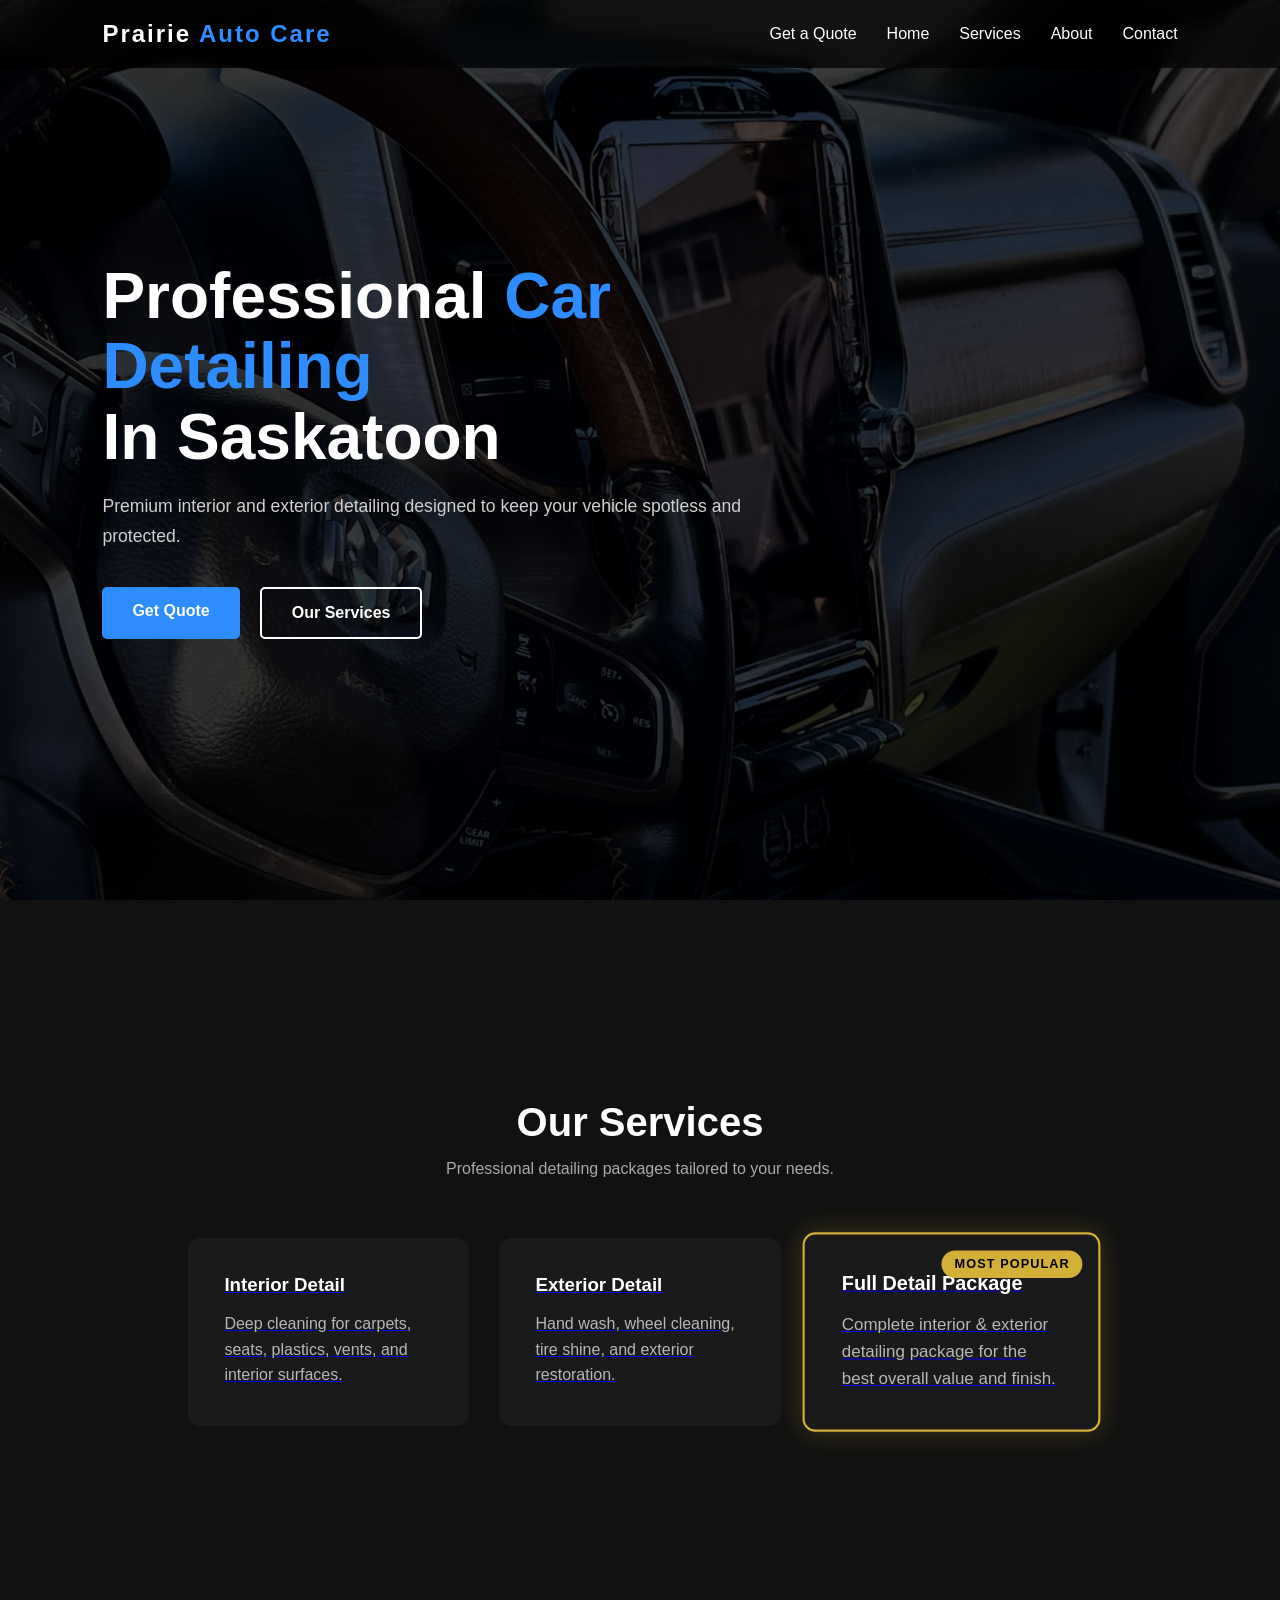
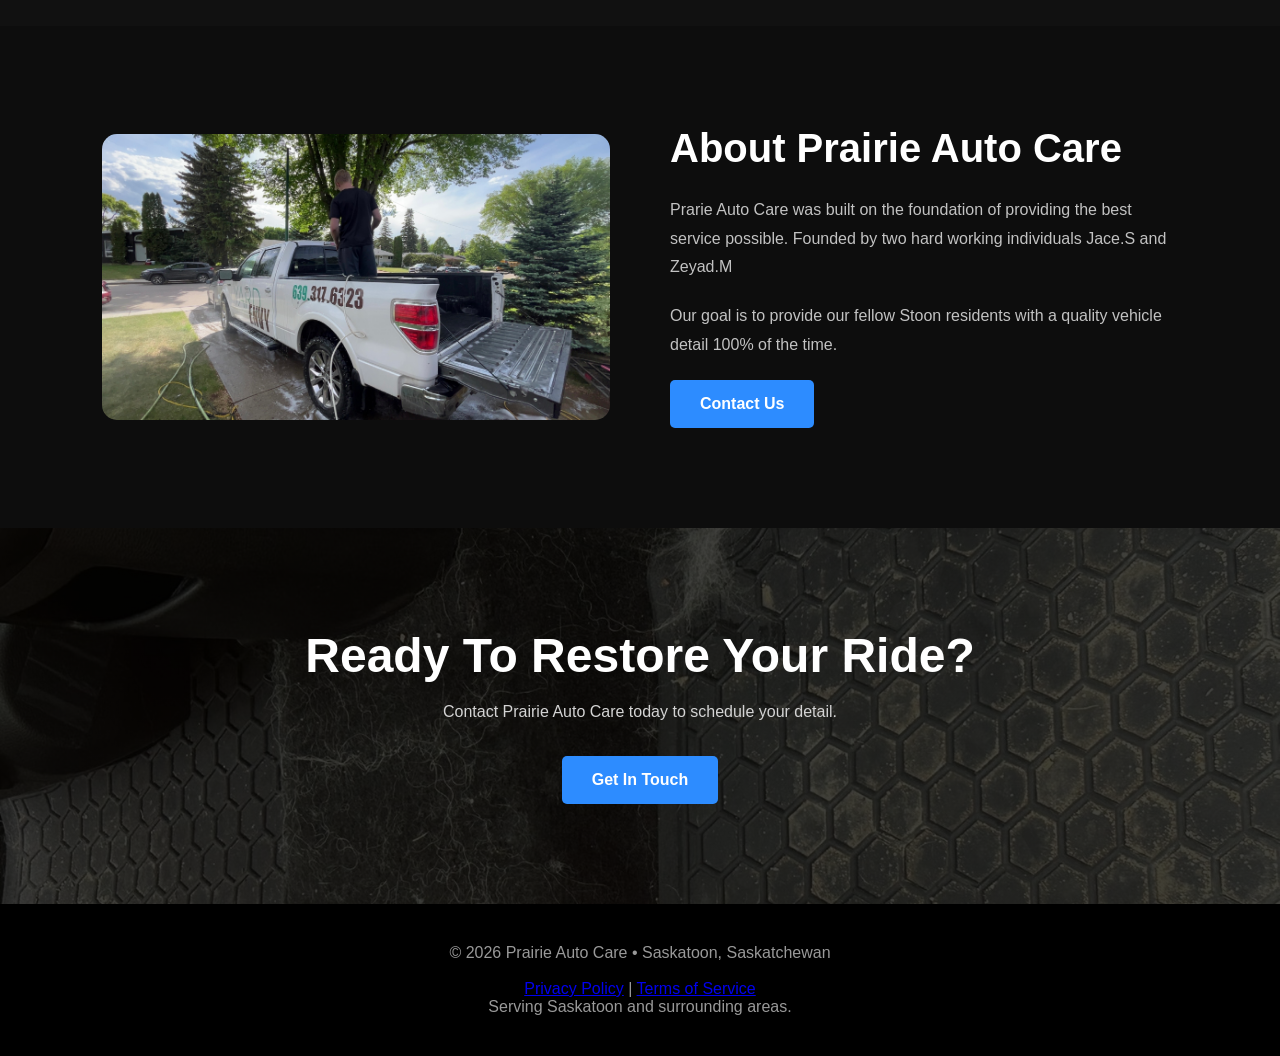
<file: prairieautocare-website/index.html>
<!DOCTYPE html>
<html lang="en">
<head>
  <meta name="keywords" content="car detailing Saskatoon, mobile car detailing, interior detailing, exterior detailing, Prairie Auto Care">
  <meta name="description" content="Prairie Auto Care offers professional mobile car detailing in Saskatoon. Interior, exterior, and full detail packages. Get a free quote today.">
  <meta charset="UTF-8">
  <meta name="viewport" content="width=device-width, initial-scale=1.0">

  <title>Prairie Auto Care | Car Detailing in Saskatoon</title>

  <link rel="stylesheet" href="style.css">
</head>
<body>

  <!-- NAVBAR -->

  <nav>
    <div class="logo">
      Prairie <span>Auto Care</span>
    </div>

    <div class="nav-links">
      <a href="booking.html">Get a Quote</a>
      <a href="#">Home</a>
      <a href="#services">Services</a>
      <a href="#about">About</a>
      <a href="#contact">Contact</a>
    </div>
  </nav>

  <!-- HERO -->

  <section class="hero">

    <div class="hero-content">

      <h1>
        Professional <span>Car Detailing</span><br>
        In Saskatoon
      </h1>

      <p>
        Premium interior and exterior detailing designed to
        keep your vehicle spotless and protected.
      </p>

      <div class="hero-buttons">
        <a href="tel:+13062807228" class="btn btn-primary">
          Get Quote
        </a>

        <a href="#services" class="btn btn-secondary">
          Our Services
        </a>
      </div>

    </div>

  </section>

  <!-- SERVICES -->

  <section class="services" id="services">
<section class="services" id="services">

  <div class="section-title">
    <h2>Our Services</h2>

    <p>
      Professional detailing packages tailored to your needs.
    </p>
  </div>

  <div class="service-grid">

    <!-- INTERIOR -->

    <a href="services/interior.html" class="service-card">

      <h3>Interior Detail</h3>

      <p>
        Deep cleaning for carpets, seats, plastics,
        vents, and interior surfaces.
      </p>

    </a>

    <!-- EXTERIOR -->

    <a href="services/exterior.html" class="service-card">

      <h3>Exterior Detail</h3>

      <p>
        Hand wash, wheel cleaning, tire shine,
        and exterior restoration.
      </p>

    </a>

    <!-- PACKAGE -->

    <a href="services/package.html" class="service-card featured-service">

      <div class="popular-tag">
        MOST POPULAR
      </div>

      <h3>Full Detail Package</h3>

      <p>
        Complete interior & exterior detailing package
        for the best overall value and finish.
      </p>

    </a>

  </div>

</section>

  </section>

  <!-- ABOUT -->

  <section class="about" id="about">

    <img
      src="Image Assets/IMG_8096.jpg"
      alt="Car Detailing"
    >

    <div class="about-text">

      <h2>About Prairie Auto Care</h2>

      <p>
        Prarie Auto Care was built on the foundation of providing the best service possible. 
        Founded by two hard working individuals Jace.S and Zeyad.M
      </p>

      <p>
        Our goal is to provide our fellow Stoon residents with a quality vehicle detail 100% of the time.
      </p>

      <a href="#contact" class="btn btn-primary">
        Contact Us
      </a>

    </div>

  </section>

  <!-- CTA -->

  <section class="cta" id="contact">

    <h2>Ready To Restore Your Ride?</h2>

    <p>
      Contact Prairie Auto Care today to schedule your detail.
    </p>

    <a href="tel:+13062807228" class="btn btn-primary">
      Get In Touch
    </a>

  </section>

  <!-- FOOTER -->

  <footer>
    © 2026 Prairie Auto Care • Saskatoon, Saskatchewan
      <br><br>

  <a href="privacy.html">Privacy Policy</a>
  |
  <a href="terms.html">Terms of Service</a>
  <p>
  Serving Saskatoon and surrounding areas.
</p>
  </footer>

  <script src="script.js"></script>

</body>
</html>
</file>
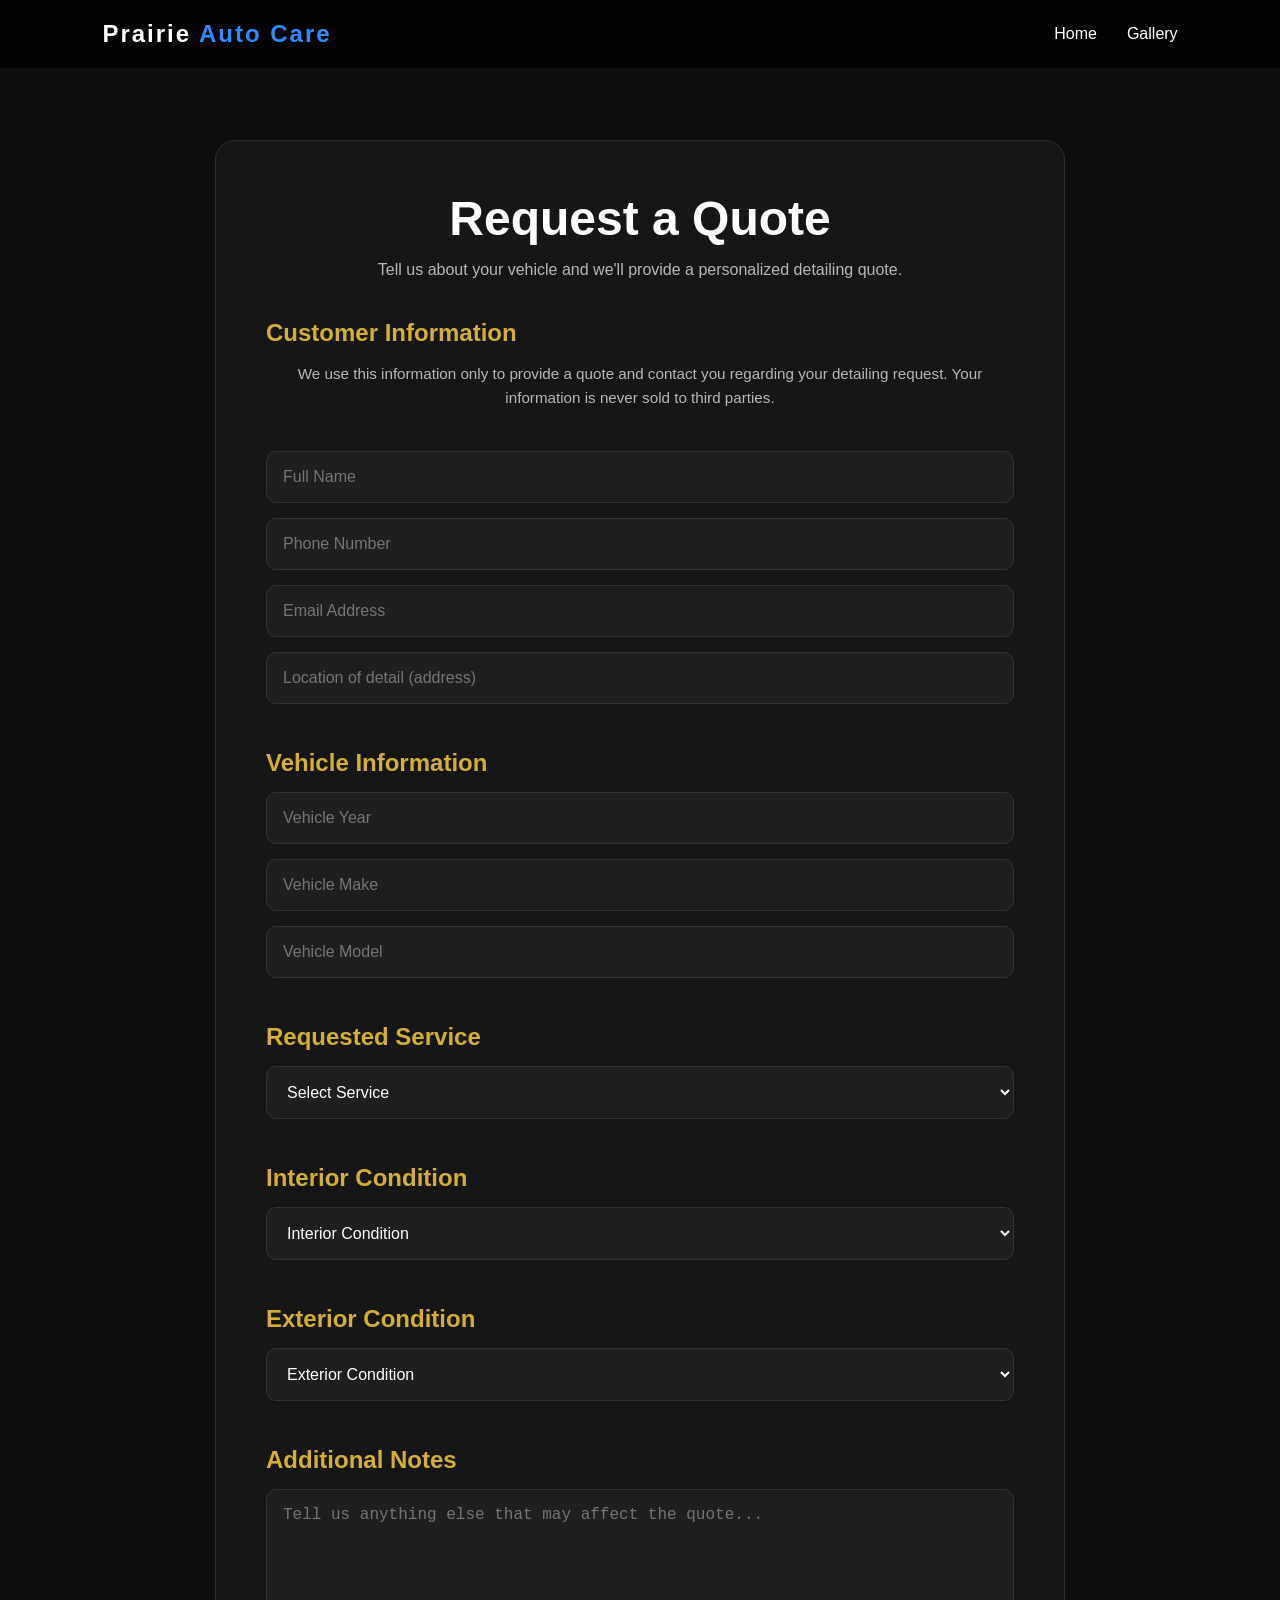
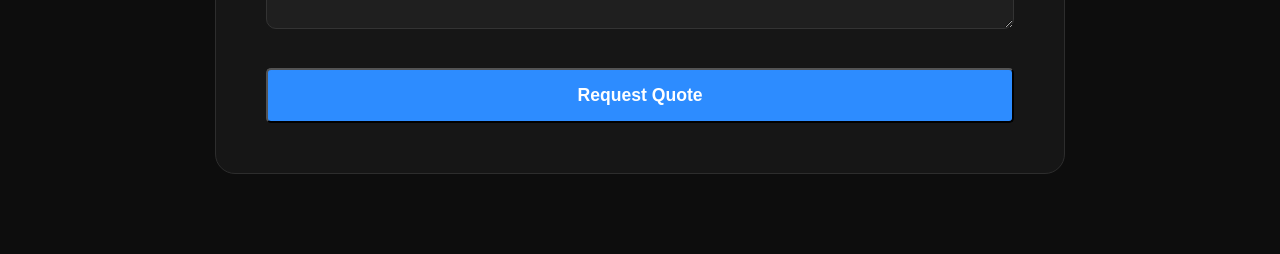
<file: prairieautocare-website/booking.html>
<!DOCTYPE html>
<html lang="en">
<head>
  <meta name="description" content="Prairie Auto Care offers professional mobile car detailing in Saskatoon. Get a free quote today.">
  <meta charset="UTF-8">
  <meta name="viewport" content="width=device-width, initial-scale=1.0">

  <title>Get a Quote | Prairie Auto Care Saskatoon Car Detailing</title>

  <link rel="stylesheet" href="style.css">
</head>

<body>

  <nav>

    <div class="logo">
      Prairie <span>Auto Care</span>
    </div>

    <div class="nav-links">
      <a href="index.html">Home</a>
      <a href="gallery.html">Gallery</a>
    </div>

  </nav>

  <section class="booking-page">

    <div class="booking-container">

      <h1>Request a Quote</h1>

      <p>
        Tell us about your vehicle and we'll provide
        a personalized detailing quote.
      </p>

      <form
  action="https://formspree.io/f/mbdvdewb"
  method="POST"
  class="booking-form"
>
     <h2>Customer Information</h2>

<p class="form-info">
  We use this information only to provide a quote and contact you
  regarding your detailing request. Your information is never sold
  to third parties.
</p>

<input
  type="text"
  name="name"
  placeholder="Full Name"
  required
>

<input
  type="tel"
  id="phone"
  name="phone"
  placeholder="Phone Number"
>

<input
  type="email"
  id="email"
  name="email"
  placeholder="Email Address"
>

<input
  type="text"
  name="address"
  placeholder="Location of detail (address)"
  required
>

<h2>Vehicle Information</h2>

<input
  type="number"
  name="year"
  placeholder="Vehicle Year"
  required
>

<input
  type="text"
  name="make"
  placeholder="Vehicle Make"
  required
>

<input
  type="text"
  name="model"
  placeholder="Vehicle Model"
  required
>

<h2>Requested Service</h2>

<select
  name="service"
  id="serviceSelect"
  required
>
  <option value="">
    Select Service
  </option>

  <option value="interior">
    Interior Detail
  </option>

  <option value="exterior">
    Exterior Detail
  </option>

  <option value="full">
    Full Detail Package
  </option>

</select>


<div id="interiorConditionContainer">

  <h2>Interior Condition</h2>

  <select
    name="interior_condition"
    id="interiorCondition"
  >
    <option value="">
      Interior Condition
    </option>

    <option>Excellent</option>
    <option>Good</option>
    <option>Fair</option>
    <option>Heavily Soiled</option>

  </select>

</div>

<div id="exteriorConditionContainer">

  <h2>Exterior Condition</h2>

  <select
    name="exterior_condition"
    id="exteriorCondition"
  >
    <option value="">
      Exterior Condition
    </option>

    <option>Excellent</option>
    <option>Good</option>
    <option>Fair</option>
    <option>Needs Significant Cleaning</option>

  </select>

</div>

<h2>Additional Notes</h2>

<textarea
  name="notes"
  placeholder="Tell us anything else that may affect the quote..."
></textarea>

<button
  type="submit"
  class="btn btn-primary"
>
  Request Quote
</button>
      </form>

    </div>

  </section>
<script src="script.js"></script>
</body>
</html>
</file>
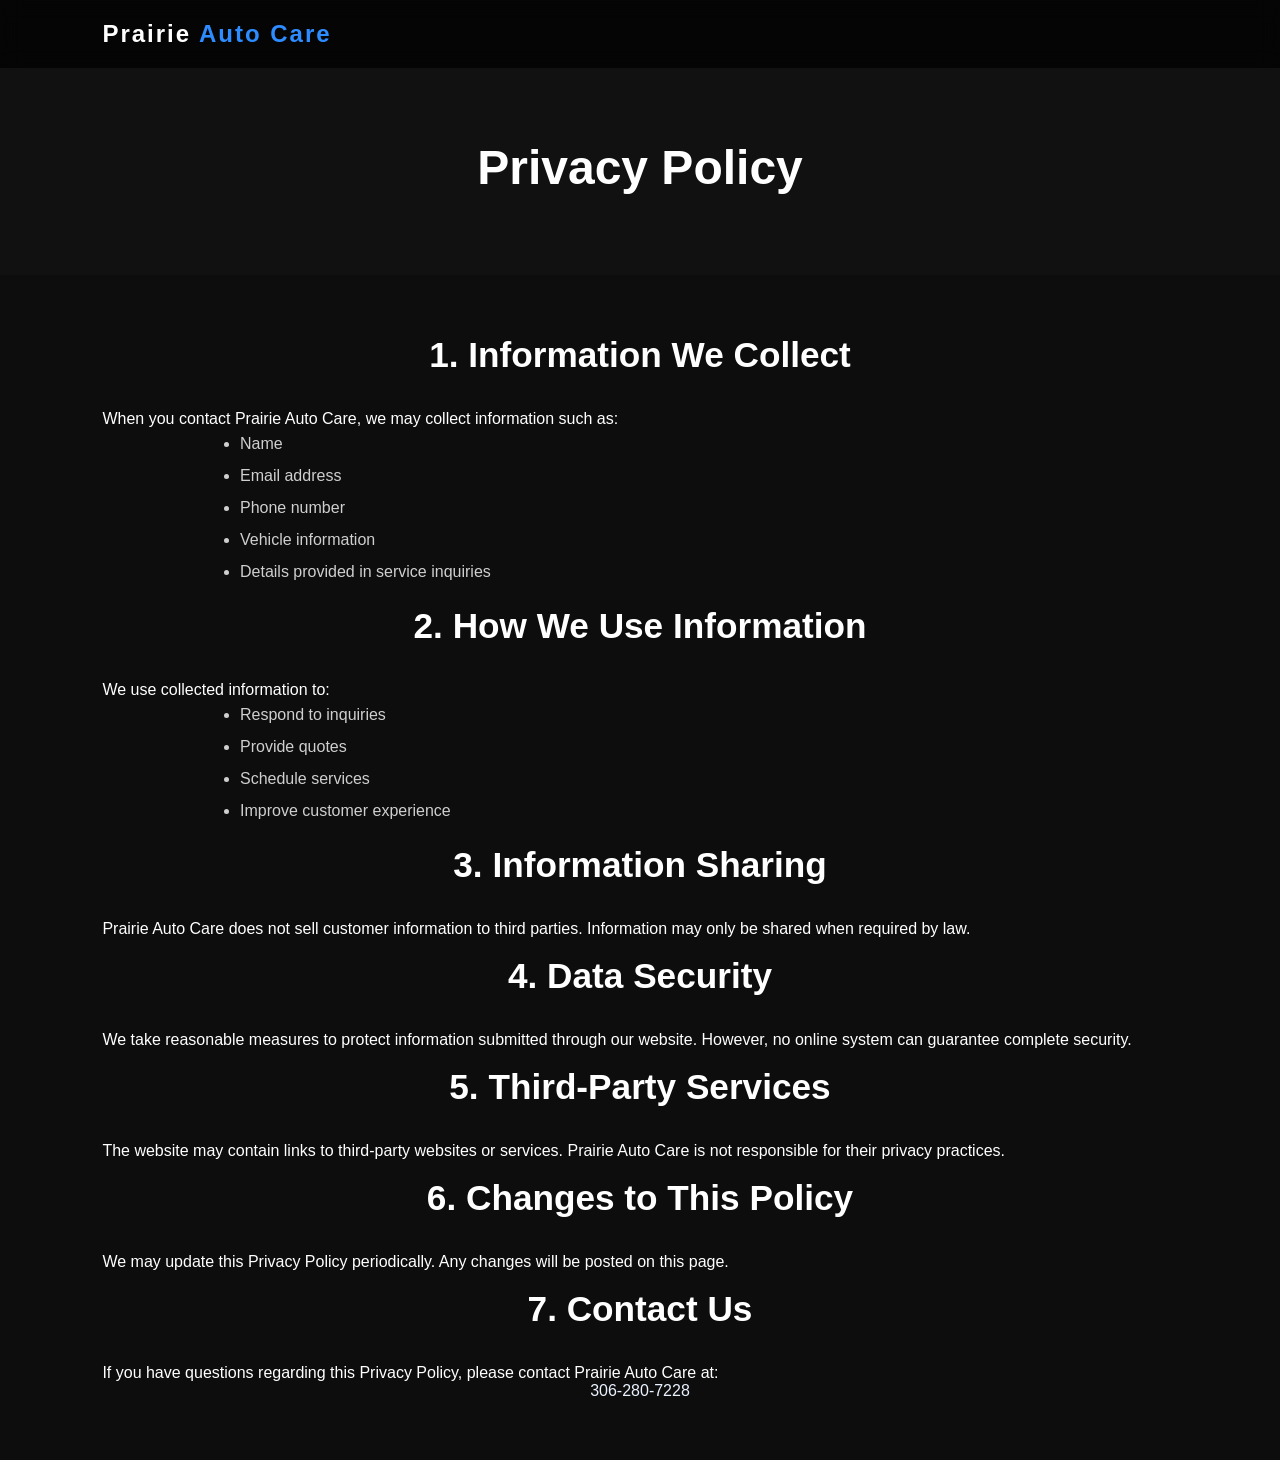
<file: prairieautocare-website/privacy.html>
<!DOCTYPE html>
<html lang="en">
<head>
  <meta charset="UTF-8">
  <meta name="viewport" content="width=device-width, initial-scale=1.0">
  <title>Privacy Policy | Prairie Auto Care</title>
  <link rel="stylesheet" href="style.css">
</head>
<body>

<nav>
  <div class="logo">
    Prairie <span>Auto Care</span>
  </div>
</nav>

<section class="gallery-header">
  <h1>Privacy Policy</h1>
</section>

<section class="photo-section">

<h2 class="photo-title">1. Information We Collect</h2>

<p>
When you contact Prairie Auto Care, we may collect information such as:
</p>

<ul style="max-width:800px;margin:auto;color:#cfcfcf;line-height:2;">
  <li>Name</li>
  <li>Email address</li>
  <li>Phone number</li>
  <li>Vehicle information</li>
  <li>Details provided in service inquiries</li>
</ul>

<br>

<h2 class="photo-title">2. How We Use Information</h2>

<p>
We use collected information to:
</p>

<ul style="max-width:800px;margin:auto;color:#cfcfcf;line-height:2;">
  <li>Respond to inquiries</li>
  <li>Provide quotes</li>
  <li>Schedule services</li>
  <li>Improve customer experience</li>
</ul>

<br>

<h2 class="photo-title">3. Information Sharing</h2>

<p>
Prairie Auto Care does not sell customer information to third
parties. Information may only be shared when required by law.
</p>

<br>

<h2 class="photo-title">4. Data Security</h2>

<p>
We take reasonable measures to protect information submitted
through our website. However, no online system can guarantee
complete security.
</p>

<br>

<h2 class="photo-title">5. Third-Party Services</h2>

<p>
The website may contain links to third-party websites or services.
Prairie Auto Care is not responsible for their privacy practices.
</p>

<br>

<h2 class="photo-title">6. Changes to This Policy</h2>

<p>
We may update this Privacy Policy periodically. Any changes will
be posted on this page.
</p>

<br>

<h2 class="photo-title">7. Contact Us</h2>

<p>
If you have questions regarding this Privacy Policy, please
contact Prairie Auto Care at:
</p>

<p style="text-align:center;color:#eaf2ff;">
306-280-7228
</p>

</section>

</body>
</html>
</file>
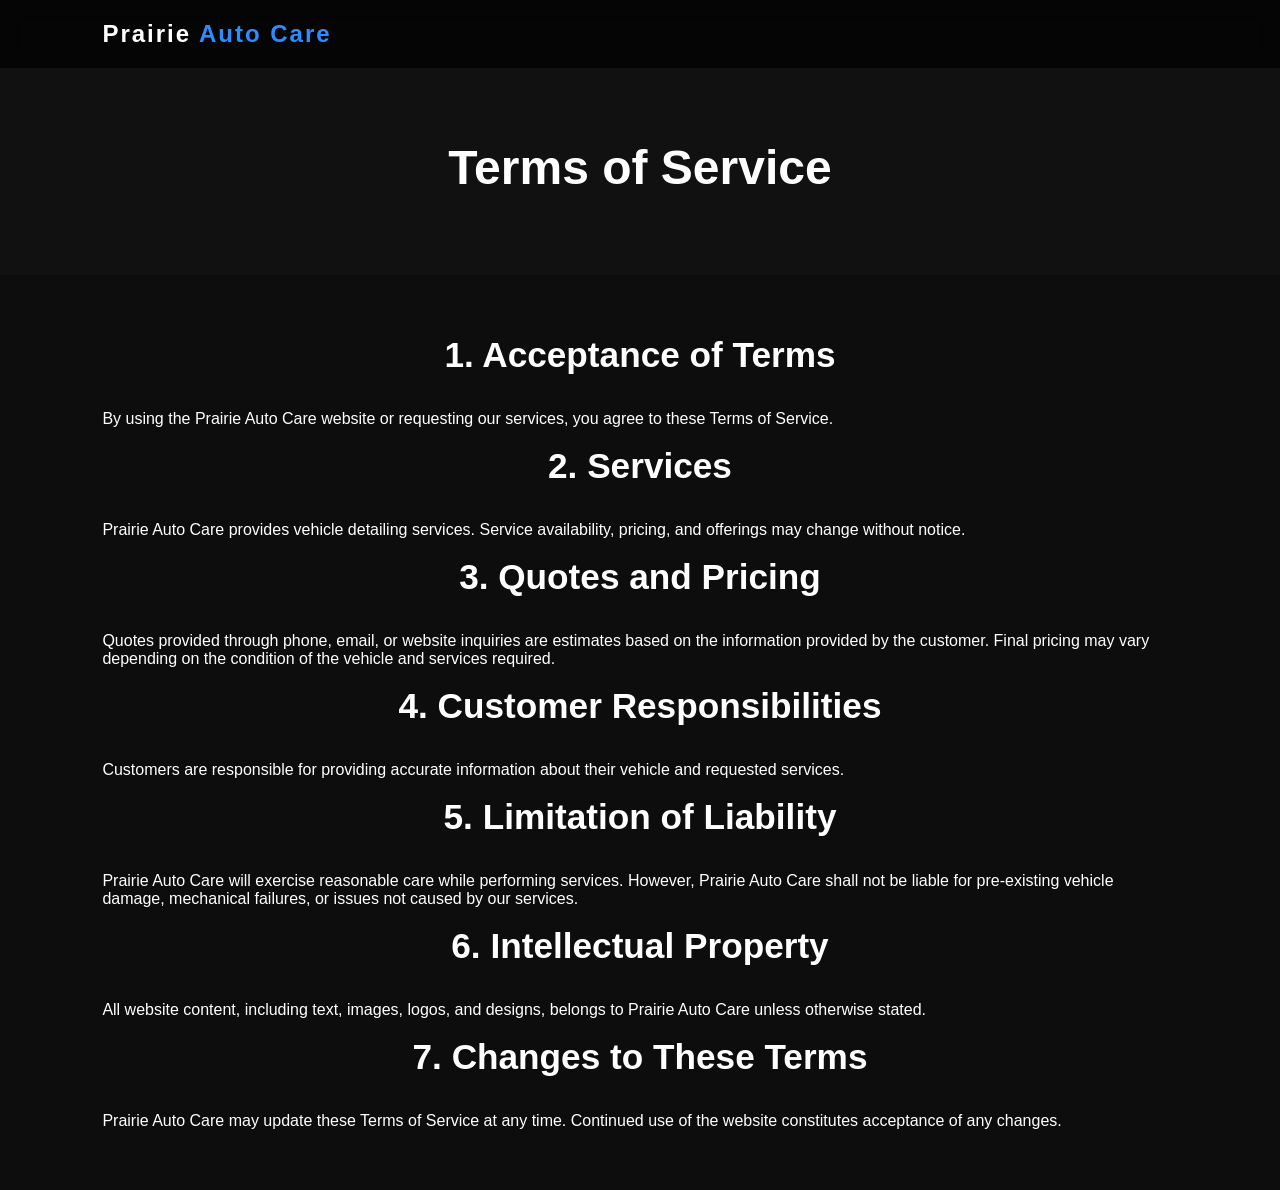
<file: prairieautocare-website/terms.html>
<!DOCTYPE html>
<html lang="en">
<head>
  <meta charset="UTF-8">
  <meta name="viewport" content="width=device-width, initial-scale=1.0">
  <title>Terms of Service | Prairie Auto Care</title>
  <link rel="stylesheet" href="style.css">
</head>
<body>

<nav>
  <div class="logo">
    Prairie <span>Auto Care</span>
  </div>
</nav>

<section class="gallery-header">
  <h1>Terms of Service</h1>
</section>

<section class="photo-section">

<h2 class="photo-title">1. Acceptance of Terms</h2>

<p>
By using the Prairie Auto Care website or requesting our services,
you agree to these Terms of Service.
</p>

<br>

<h2 class="photo-title">2. Services</h2>

<p>
Prairie Auto Care provides vehicle detailing services. Service
availability, pricing, and offerings may change without notice.
</p>

<br>

<h2 class="photo-title">3. Quotes and Pricing</h2>

<p>
Quotes provided through phone, email, or website inquiries are
estimates based on the information provided by the customer.
Final pricing may vary depending on the condition of the vehicle
and services required.
</p>

<br>

<h2 class="photo-title">4. Customer Responsibilities</h2>

<p>
Customers are responsible for providing accurate information
about their vehicle and requested services.
</p>

<br>

<h2 class="photo-title">5. Limitation of Liability</h2>

<p>
Prairie Auto Care will exercise reasonable care while performing
services. However, Prairie Auto Care shall not be liable for
pre-existing vehicle damage, mechanical failures, or issues not
caused by our services.
</p>

<br>

<h2 class="photo-title">6. Intellectual Property</h2>

<p>
All website content, including text, images, logos, and designs,
belongs to Prairie Auto Care unless otherwise stated.
</p>

<br>

<h2 class="photo-title">7. Changes to These Terms</h2>

<p>
Prairie Auto Care may update these Terms of Service at any time.
Continued use of the website constitutes acceptance of any changes.
</p>

</section>

</body>
</html>
</file>
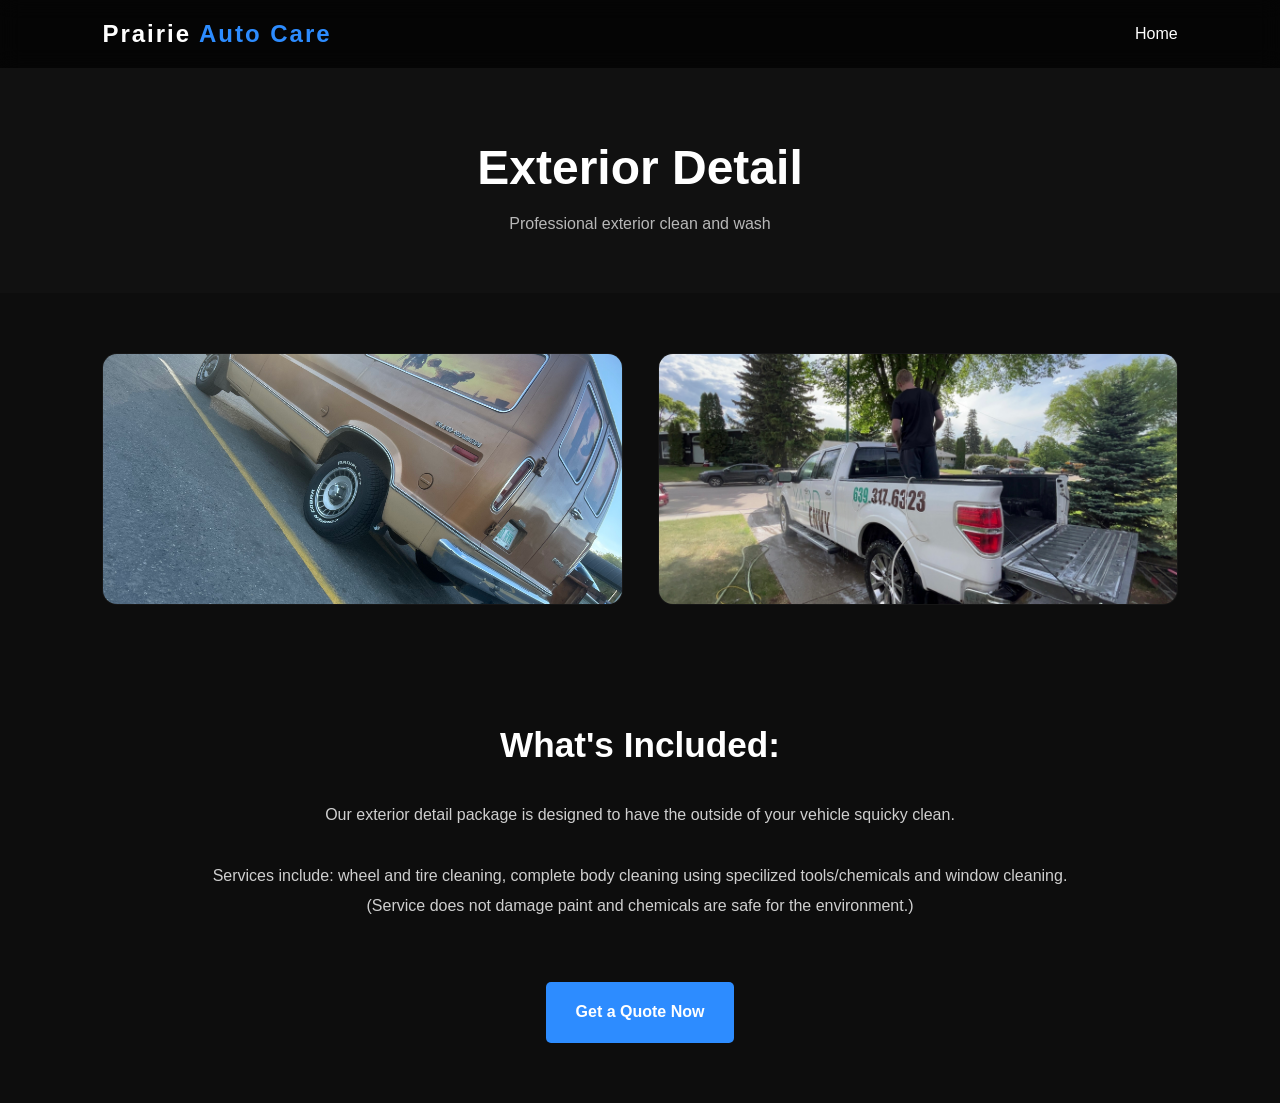
<file: prairieautocare-website/services/exterior.html>
<!DOCTYPE html>
<html lang="en">
<head>
  <meta name="description" content="Exterior car detailing in Saskatoon. Get a free quote today!">
  <meta charset="UTF-8">
  <meta name="viewport" content="width=device-width, initial-scale=1.0">

  <title>Exterior Car Cleaning Saskatoon | Prairie Auto Care</title>

  <link rel="stylesheet" href="../style.css">
</head>

<body>

  <nav>

    <div class="logo">
      Prairie <span>Auto Care</span>
    </div>

    <div class="nav-links">
      <a href="../index.html">Home</a>
    </div>

  </nav>

  <section class="gallery-header">

    <h1>Exterior Detail</h1>

    <p>
      Professional exterior clean and wash
    </p>

  </section>

  <section class="vehicle-grid">

    <div class="vehicle-card">
      <img src="../Image Assets/IMG_3232 (2).jpeg">
    </div>

    <div class="vehicle-card">
      <img src="../Image Assets/IMG_8096.jpg">
    </div>

  </section>

  <section class="photo-section">

    <h2 class="photo-title">What's Included:</h2>

    <div style="max-width:900px; margin:auto; color:#cfcfcf; line-height:1.9; text-align:center;">

      <p>
       Our exterior detail package is designed to have the outside of your vehicle squicky clean.
      </p>

      <br>

      <p>
        Services include: wheel and tire cleaning, complete body cleaning
        using specilized tools/chemicals and window cleaning.      
         (Service does not damage paint and chemicals are safe for the environment.)
      </p>

      <br><br>

       <a href="../booking.html" class="btn btn-primary">
        Get a Quote Now
      </a>

    </div>

  </section>

</body>
</html>
</file>
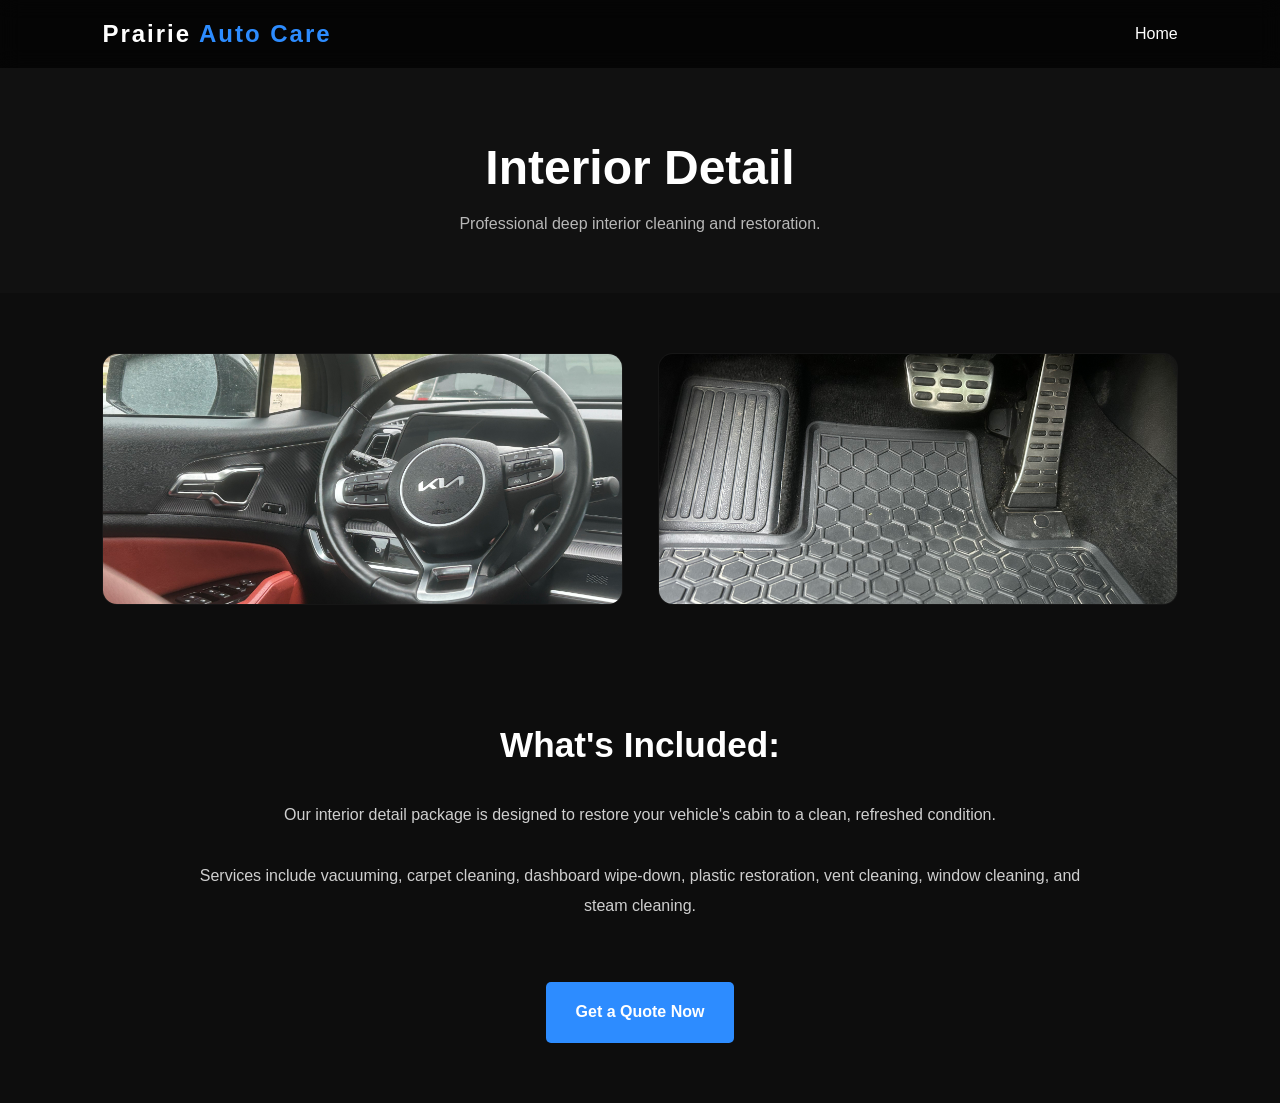
<file: prairieautocare-website/services/interior.html>
<!DOCTYPE html>
<html lang="en">
<head>
  <meta name="description" content="interior car detailing in Saskatoon. Get a free quote today!">
  <meta charset="UTF-8">
  <meta name="viewport" content="width=device-width, initial-scale=1.0">

  <title>Interior Car Detailing Saskatoon | Prairie Auto Care</title>

  <link rel="stylesheet" href="../style.css">
</head>

<body>

  <nav>

    <div class="logo">
      Prairie <span>Auto Care</span>
    </div>

    <div class="nav-links">
      <a href="../index.html">Home</a>
    </div>

  </nav>

  <section class="gallery-header">

    <h1>Interior Detail</h1>

    <p>
      Professional deep interior cleaning and restoration.
    </p>

  </section>

  <section class="vehicle-grid">

    <div class="vehicle-card">
      <img src="../Image Assets/IMG_3115.jpeg">
    </div>

    <div class="vehicle-card">
      <img src="../Image Assets/IMG_3141.jpeg">
    </div>

  </section>

  <section class="photo-section">

    <h2 class="photo-title">What's Included:</h2>

    <div style="max-width:900px; margin:auto; color:#cfcfcf; line-height:1.9; text-align:center;">

      <p>
        Our interior detail package is designed to restore your vehicle's cabin
        to a clean, refreshed condition.
      </p>

      <br>

      <p>
        Services include vacuuming, carpet cleaning,
        dashboard wipe-down, plastic restoration,
        vent cleaning, window cleaning, and steam cleaning.
      </p>

      <br><br>

      <a href="../booking.html" class="btn btn-primary">
        Get a Quote Now
      </a>

    </div>

  </section>

</body>
</html>
</file>
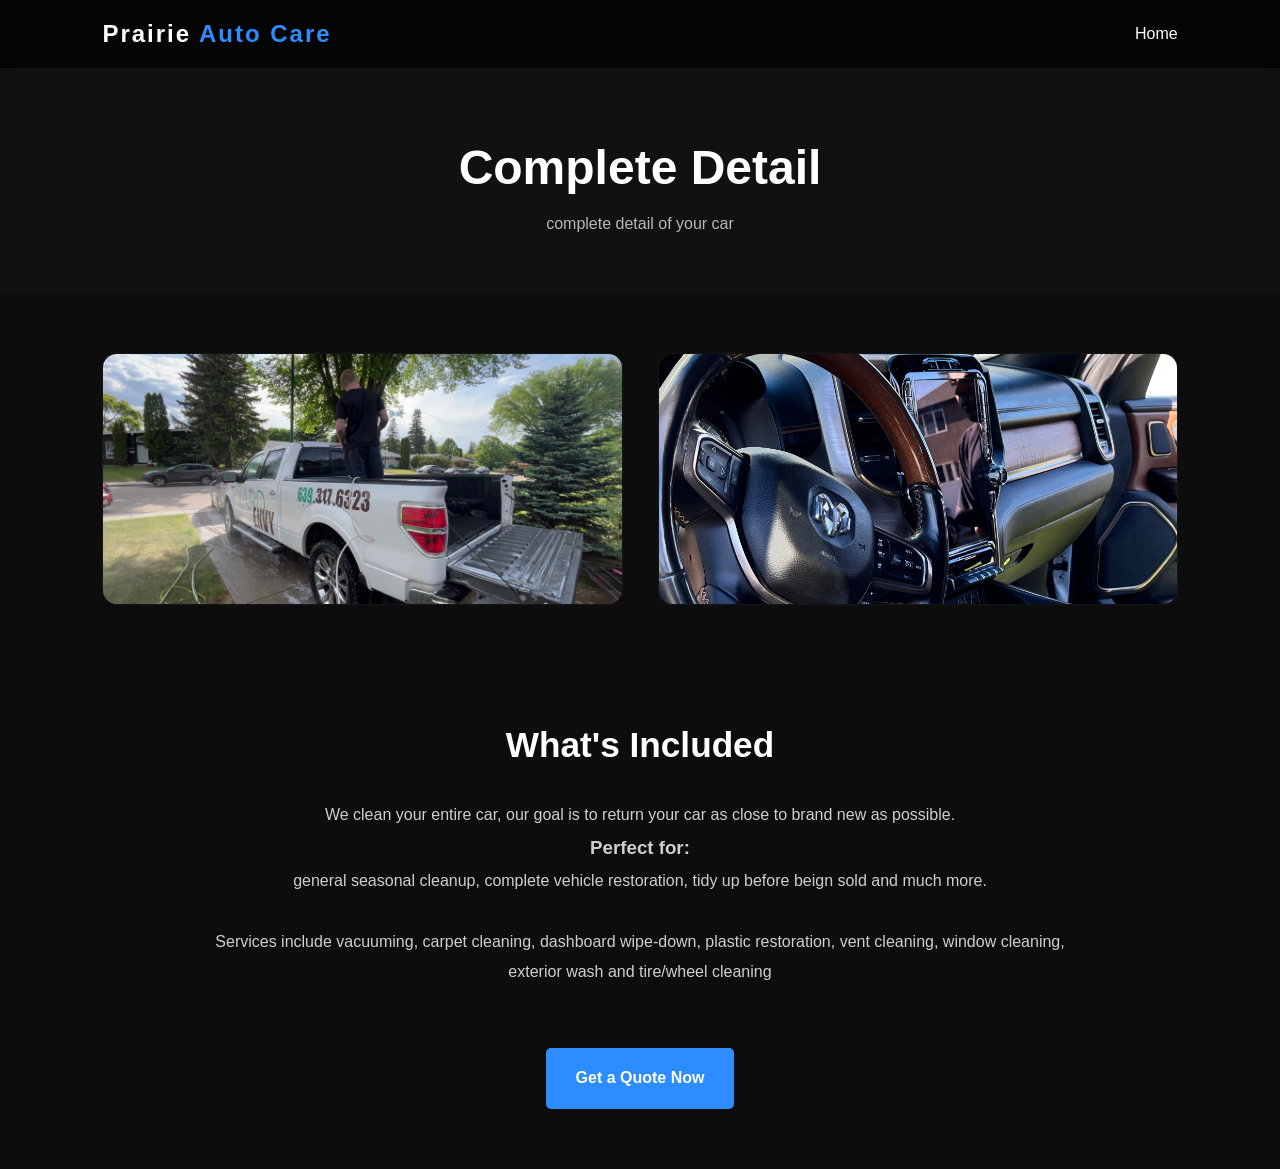
<file: prairieautocare-website/services/package.html>
<!DOCTYPE html>
<html lang="en">
<head>
  <meta charset="UTF-8">
  <meta name="viewport" content="width=device-width, initial-scale=1.0">

  <title>Car Detailing Saskatoon | Prairie Auto Care</title>

  <link rel="stylesheet" href="../style.css">
</head>

<body>

  <nav>

    <div class="logo">
      Prairie <span>Auto Care</span>
    </div>

    <div class="nav-links">
      <a href="../index.html">Home</a>
    </div>

  </nav>

  <section class="gallery-header">

    <h1>Complete Detail</h1>

    <p>
      complete detail of your car
    </p>

  </section>

  <section class="vehicle-grid">

    <div class="vehicle-card">
      <img src="../Image Assets/IMG_8096.jpg">
    </div>

    <div class="vehicle-card">
      <img src="../Image Assets/IMG_8455.jpeg">
    </div>

  </section>

  <section class="photo-section">

    <h2 class="photo-title">What's Included</h2>

    <div style="max-width:900px; margin:auto; color:#cfcfcf; line-height:1.9; text-align:center;">

      <p>
       We clean your entire car, our goal is to return your car as close to brand new as possible.
      </p>
      <h3>Perfect for:</h3> 
      <p>general seasonal cleanup, complete vehicle restoration, tidy up before beign sold and much more.</p>

      <br>

      <p>
        Services include vacuuming, carpet cleaning,
        dashboard wipe-down, plastic restoration,
        vent cleaning, window cleaning, exterior wash and tire/wheel cleaning
      </p>

      <br><br>

    <a href="../booking.html" class="btn btn-primary">
        Get a Quote Now
      </a>

    </div>

  </section>

</body>
</html>
</file>
<file: prairieautocare-website/style.css>
*{
  margin:0;
  padding:0;
  box-sizing:border-box;
  scroll-behavior:smooth;
}

body{
  font-family:Arial, Helvetica, sans-serif;
  background:#0d0d0d;
  color:white;
  overflow-x:hidden;
}

/* NAVBAR */

nav{
  width:100%;
  position:fixed;
  top:0;
  left:0;
  padding:20px 8%;
  display:flex;
  justify-content:space-between;
  align-items:center;
  background:rgba(0,0,0,0.7);
  backdrop-filter:blur(10px);
  z-index:1000;
}

.logo{
  font-size:1.5rem;
  font-weight:bold;
  letter-spacing:2px;
}

.logo span{
  color:#2d8cff;
}

.nav-links{
  display:flex;
  gap:30px;
}

.nav-links a{
  text-decoration:none;
  color:white;
  transition:0.3s;
}

.nav-links a:hover{
  color:#2d8cff;
}

/* HERO */

.hero{
  height:100vh;

  background:
  linear-gradient(rgba(0,0,0,0.75), rgba(0,0,0,0.8)),
  url('Image Assets/IMG_8455.jpeg');

  background-size:cover;
  background-position:center;

  display:flex;
  align-items:center;

  padding:0 8%;
}

.hero-content{
  max-width:650px;
}

.hero h1{
  font-size:4rem;
  line-height:1.1;
  margin-bottom:20px;
}

.hero h1 span{
  color:#2d8cff;
}

.hero p{
  color:#d0d0d0;
  font-size:1.1rem;
  line-height:1.7;
  margin-bottom:35px;
}

.hero-buttons{
  display:flex;
  gap:20px;
}

.btn{
  padding:15px 30px;
  border-radius:5px;
  text-decoration:none;
  font-weight:bold;
  transition:0.3s;
  display:inline-block;
}

.btn-primary{
  background:#2d8cff;
  color:white;
}

.btn-primary:hover{
  background:#1d74d8;
  transform:translateY(-3px);
}

.btn-secondary{
  border:2px solid white;
  color:white;
}

.btn-secondary:hover{
  background:white;
  color:black;
}

/* SERVICES */

.services{
  padding:100px 8%;
  background:#111111;
}

.section-title{
  text-align:center;
  margin-bottom:60px;
}

.section-title h2{
  font-size:2.5rem;
  margin-bottom:15px;
}

.section-title p{
  color:#aaaaaa;
}

.service-grid{
  display:grid;
  grid-template-columns:repeat(auto-fit, minmax(250px,1fr));
  gap:30px;
}

.service-card{
  background:#1a1a1a;
  padding:35px;
  border-radius:12px;
  transition:0.3s;
  border:1px solid transparent;
}

.service-card:hover{
  transform:translateY(-8px);
  border-color:#2d8cff;
}

.service-card h3{
  margin-bottom:15px;
}

.service-card p{
  color:#b8b8b8;
  line-height:1.6;
}

/* ABOUT */

.about{
  padding:100px 8%;
  display:grid;
  grid-template-columns:1fr 1fr;
  gap:60px;
  align-items:center;
}

.about img{
  width:100%;
  border-radius:15px;
}

.about-text h2{
  font-size:2.5rem;
  margin-bottom:25px;
}

.about-text p{
  color:#c2c2c2;
  line-height:1.8;
  margin-bottom:20px;
}

/* CTA */

.cta{
  padding:100px 8%;
  text-align:center;

  background:
  linear-gradient(rgba(0,0,0,0.75), rgba(0,0,0,0.75)),
  url('Image Assets/IMG_8517.jpg');

  background-size:cover;
  background-position:center;
}

.cta h2{
  font-size:3rem;
  margin-bottom:20px;
}

.cta p{
  color:#d4d4d4;
  margin-bottom:35px;
}

/* FOOTER */

footer{
  background:black;
  padding:40px;
  text-align:center;
  color:#999;
}

/* GALLERY PAGE */

.gallery-header{
  padding-top:140px;
  padding-bottom:60px;
  text-align:center;
  background:#111111;
}

.gallery-header h1{
  font-size:3rem;
  margin-bottom:20px;
}

.gallery-header p{
  color:#b8b8b8;
}

.vehicle-grid{
  padding:60px 8%;
  display:grid;
  grid-template-columns:repeat(auto-fit, minmax(320px,1fr));
  gap:35px;
  background:#0d0d0d;
}

.vehicle-card{
  background:#161616;
  border-radius:15px;
  overflow:hidden;
  text-decoration:none;
  color:white;
  transition:0.3s;
  border:1px solid transparent;
}

.vehicle-card:hover{
  transform:translateY(-8px);
  border-color:#2d8cff;
}

.vehicle-card img{
  width:100%;
  height:250px;
  object-fit:cover;
  display:block;
}

.vehicle-info{
  padding:25px;
}

.vehicle-info h3{
  margin-bottom:10px;
  font-size:1.3rem;
}

.vehicle-info p{
  color:#b8b8b8;
}

/* VEHICLE PHOTO PAGE */

.photo-section{
  padding:60px 8%;
}

.photo-title{
  font-size:2.2rem;
  margin-bottom:35px;
  text-align:center;
}

/* MOBILE */

@media(max-width:900px){

  .hero h1{
    font-size:3rem;
  }

  .about{
    grid-template-columns:1fr;
  }

  .nav-links{
    display:none;
  }
}

@media(max-width:600px){

  .hero h1{
    font-size:2.3rem;
  }

  .section-title h2,
  .about-text h2,
  .cta h2,
  .gallery-header h1{
    font-size:2rem;
  }

  .hero-buttons{
    flex-direction:column;
    align-items:flex-start;
  }

  .vehicle-grid{
    grid-template-columns:1fr;
  }
}/* FEATURED SERVICE */

.featured-service{
  transform:scale(1.06);
  border:2px solid #d4af37;
  position:relative;
  box-shadow:0 0 25px rgba(212,175,55,0.25);
}

.featured-service:hover{
  border-color:#f1cd63;
  transform:scale(1.08) translateY(-8px);
}

.popular-tag{
  position:absolute;
  top:15px;
  right:15px;
  background:#d4af37;
  color:black;
  padding:6px 12px;
  border-radius:50px;
  font-size:0.75rem;
  font-weight:bold;
  letter-spacing:1px;
}.service-card h3{
  color:#ffffff;
}/* BOOKING PAGE */

.booking-page{
  padding:140px 20px 80px;
  background:#0d0d0d;
}

.booking-container{
  max-width:850px;
  margin:auto;
  background:#161616;
  padding:50px;
  border-radius:20px;
  border:1px solid #2d2d2d;
}

.booking-container h1{
  text-align:center;
  margin-bottom:15px;
  font-size:3rem;
}

.booking-container p{
  text-align:center;
  color:#b8b8b8;
  margin-bottom:40px;
}

.booking-form h2{
  margin-top:30px;
  margin-bottom:15px;
  color:#d4af37;
}

.booking-form input,
.booking-form select,
.booking-form textarea{
  width:100%;
  padding:16px;
  margin-bottom:15px;
  background:#1f1f1f;
  color:white;
  border:1px solid #333;
  border-radius:10px;
  font-size:1rem;
}

.booking-form textarea{
  min-height:140px;
  resize:vertical;
}

.booking-form input:focus,
.booking-form select:focus,
.booking-form textarea:focus{
  outline:none;
  border-color:#2d8cff;
}

.booking-form button{
  width:100%;
  margin-top:20px;
  font-size:1.1rem;
}.form-info{
  color:#b8b8b8;
  margin-bottom:20px;
  line-height:1.6;
  font-size:0.95rem;
}
</file>
